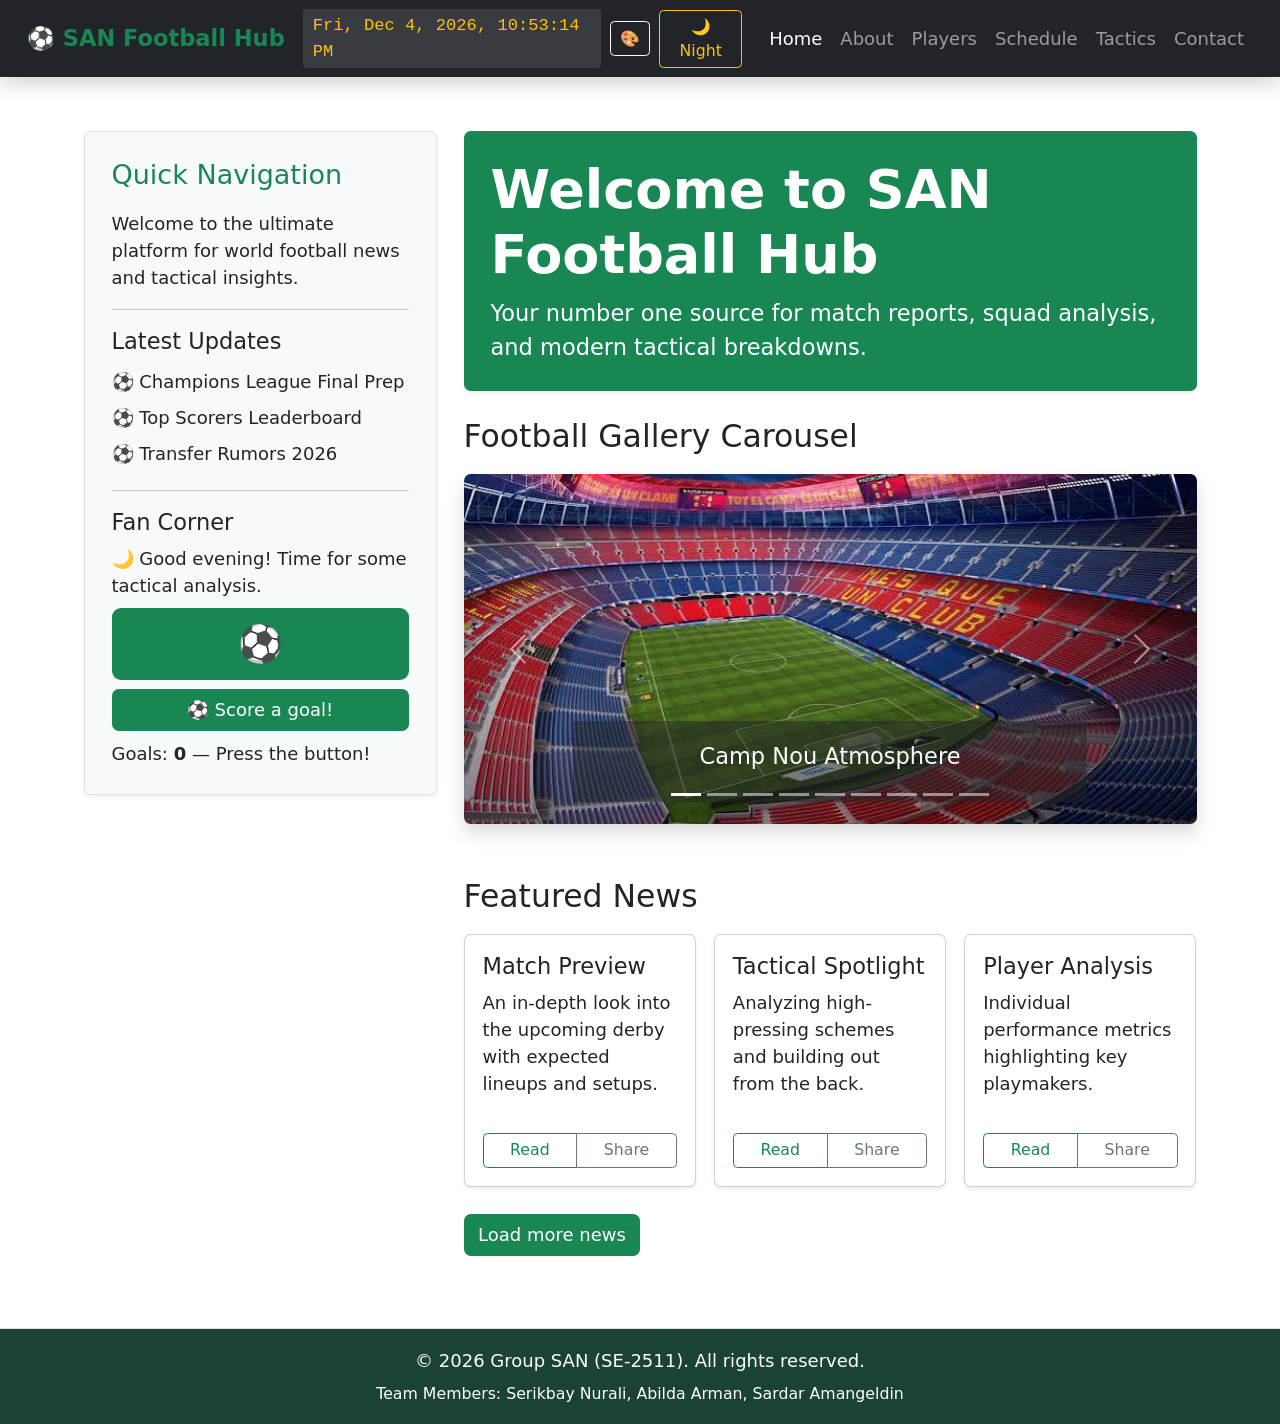
<file: index.html>
<!DOCTYPE html>
<html lang="en">
<head>
  <meta charset="UTF-8">
  <meta name="viewport" content="width=device-width, initial-scale=1.0">
  <title>SAN Football Hub - Home</title>
  <!-- Bootstrap 5 CSS CDN -->
  <link href="https://cdn.jsdelivr.net/npm/bootstrap@5.3.2/dist/css/bootstrap.min.css" rel="stylesheet">
  <link rel="stylesheet" href="css/style.css">
  
</head>
<body class="d-flex flex-column min-vh-100">
  <nav class="navbar navbar-expand-lg navbar-dark bg-dark sticky-top shadow">
  <div class="container-fluid px-sm-2 px-md-4">
    <a class="navbar-brand fw-bold text-success" href="index.html">⚽ SAN Football Hub</a>
    
    <!-- Live Clock & Theme Toggle -->
    <div class="d-flex align-items-center ms-auto me-3 text-white">
      <span id="live-clock" class="me-2 text-warning"></span>
      <button id="bg-toggle-btn" class="btn btn-outline-light btn-sm" title="Change Background">🎨</button>
    </div>

    <button class="navbar-toggler" type="button" data-bs-toggle="collapse" data-bs-target="#navbarNav">
      <span class="navbar-toggler-icon"></span>
    </button>


  
  
      
      <div class="collapse navbar-collapse" id="navbarNav">
        <ul class="navbar-nav ms-auto mb-2 mb-lg-0">
          <li class="nav-item"><a class="nav-link active" href="index.html">Home</a></li>
          <li class="nav-item"><a class="nav-link" href="about.html">About</a></li>
          <li class="nav-item"><a class="nav-link" href="players.html">Players</a></li>
          <li class="nav-item"><a class="nav-link" href="schedule.html">Schedule</a></li>
          <li class="nav-item"><a class="nav-link" href="tactics.html">Tactics</a></li>
          <li class="nav-item"><a class="nav-link" href="contact.html">Contact</a></li>
        </ul>
      </div>
    </div>
  </nav>

  <!-- Task 3 & Task 4: Main Layout Container using Bootstrap Grid & Spacing Utilities -->
  <div class="container my-4 my-lg-5 flex-grow-1">
    <div class="row g-4">
      
      <!-- Sidebar Column (col-lg-4) -->
      <aside class="col-12 col-lg-4">
        <div class="p-4 bg-light border rounded shadow-sm">
          <h3 class="h4 text-success mb-3">Quick Navigation</h3>
          <p id="text">Welcome to the ultimate platform for world football news and tactical insights.</p>
          <hr class="my-3">
          <h4 class="h5">Latest Updates</h4>
          <ul class="list-unstyled mb-0">
            <li class="py-1">⚽ Champions League Final Prep</li>
            <li class="py-1">⚽ Top Scorers Leaderboard</li>
            <li class="py-1">⚽ Transfer Rumors 2026</li>
          </ul>
          <hr class="my-3">
          <h4 class="h5">Fan Corner</h4>
          <p id="greeting" class="mb-2"></p>
          <div class="goal-pitch text-center my-2"><span id="goal-ball" class="goal-ball">⚽</span></div>
          <button id="goal-btn" class="btn btn-success w-100" type="button">⚽ Score a goal!</button>
          <p class="mt-2 mb-0">Goals: <strong id="goal-count">0</strong> — <span id="goal-message">Press the button!</span></p>
        </div>
      </aside>

      <!-- Main Content Column (col-lg-8) -->
      <main class="col-12 col-lg-8">
        <section class="p-4 bg-success text-white rounded mb-4 shadow-sm">
          <h1 class="display-5 fw-bold">Welcome to SAN Football Hub</h1>
          <p class="lead mb-0">Your number one source for match reports, squad analysis, and modern tactical breakdowns.</p>
        </section>

        <!-- Task 7: Bootstrap Carousel with 9 Images -->
        <section class="mb-5">
          <h2 class="h3 mb-3">Football Gallery Carousel</h2>
          <div id="footballCarousel" class="carousel slide shadow rounded overflow-hidden" data-bs-ride="carousel">
            <div class="carousel-indicators">
              <button type="button" data-bs-target="#footballCarousel" data-bs-slide-to="0" class="active"></button>
              <button type="button" data-bs-target="#footballCarousel" data-bs-slide-to="1"></button>
              <button type="button" data-bs-target="#footballCarousel" data-bs-slide-to="2"></button>
              <button type="button" data-bs-target="#footballCarousel" data-bs-slide-to="3"></button>
              <button type="button" data-bs-target="#footballCarousel" data-bs-slide-to="4"></button>
              <button type="button" data-bs-target="#footballCarousel" data-bs-slide-to="5"></button>
              <button type="button" data-bs-target="#footballCarousel" data-bs-slide-to="6"></button>
              <button type="button" data-bs-target="#footballCarousel" data-bs-slide-to="7"></button>
              <button type="button" data-bs-target="#footballCarousel" data-bs-slide-to="8"></button>
            </div>
            <div class="carousel-inner">
              <div class="carousel-item active"><img src="img/camp now.jpg" class="d-block w-100 carousel-img"  alt="Camp Nou"><div class="carousel-caption d-none d-md-block bg-dark bg-opacity-50"><h5>Camp Nou Atmosphere</h5></div></div>
              <div class="carousel-item"><img src="img/santiago bernabeu.jpg" class="d-block w-100 carousel-img"  alt="Santiago Bernabeu"><div class="carousel-caption d-none d-md-block bg-dark bg-opacity-50"><h5>Santiago Bernabéu Matchday</h5></div></div>
              <div class="carousel-item"><img src="img/old trafford.jpg" class="d-block w-100 carousel-img" alt="Old Trafford"><div class="carousel-caption d-none d-md-block bg-dark bg-opacity-50"><h5>Old Trafford Lights</h5></div></div>
              <div class="carousel-item"><img src="img/tactical warm.jpg" class="d-block w-100 carousel-img" alt="Tactics"><div class="carousel-caption d-none d-md-block bg-dark bg-opacity-50"><h5>Tactical Warmup</h5></div></div>
              <div class="carousel-item"><img src="img/cl.jpg" class="d-block w-100 carousel-img" alt="Trophy"><div class="carousel-caption d-none d-md-block bg-dark bg-opacity-50"><h5>Champions League Trophy</h5></div></div>
              <div class="carousel-item"><img src="img/team goal.jpg " class="d-block w-100 carousel-img" alt="Match 1"><div class="carousel-caption d-none d-md-block bg-dark bg-opacity-50"><h5>Team Goal Celebration</h5></div></div>
              <div class="carousel-item"><img src="img/training.jpg" class="d-block w-100 carousel-img" alt="Training"><div class="carousel-caption d-none d-md-block bg-dark bg-opacity-50"><h5>Training Session</h5></div></div>
              <div class="carousel-item"><img src="img/fan zone.jpg" class="d-block w-100 carousel-img" alt="Fan Zone"><div class="carousel-caption d-none d-md-block bg-dark bg-opacity-50"><h5>Fan Zone Culture</h5></div></div>
              <div class="carousel-item"><img src="img/press conference.jpg" class="d-block w-100 carousel-img" alt="Press"><div class="carousel-caption d-none d-md-block bg-dark bg-opacity-50"><h5>Post-Match Analysis</h5></div></div>
            </div>
            <button class="carousel-control-prev" type="button" data-bs-target="#footballCarousel" data-bs-slide="prev">
              <span class="carousel-control-prev-icon"></span>
            </button>
            <button class="carousel-control-next" type="button" data-bs-target="#footballCarousel" data-bs-slide="next">
              <span class="carousel-control-next-icon"></span>
            </button>
          </div>
        </section>

        
        <h2 class="h3 mb-3">Featured News</h2>
        <div class="row row-cols-1 row-cols-md-3 g-3 mb-4">
          <div class="col">
            <div class="card h-100 shadow-sm">
              <div class="card-body d-flex flex-column">
                <h5 class="card-title">Match Preview</h5>
                <p class="card-text flex-grow-1">An in-depth look into the upcoming derby with expected lineups and setups.</p>
                <!-- Task 6: Button Group -->
                <div class="btn-group mt-3" role="group">
                  <a href="schedule.html" class="btn btn-outline-success btn-sm">Read</a>
                  <a href="#" class="btn btn-outline-secondary btn-sm">Share</a>
                </div>
              </div>
            </div>
          </div>
          <div class="col">
            <div class="card h-100 shadow-sm">
              <div class="card-body d-flex flex-column">
                <h5 class="card-title">Tactical Spotlight</h5>
                <p class="card-text flex-grow-1">Analyzing high-pressing schemes and building out from the back.</p>
                <div class="btn-group mt-3" role="group">
                  <a href="tactics.html" class="btn btn-outline-success btn-sm">Read</a>
                  <a href="#" class="btn btn-outline-secondary btn-sm">Share</a>
                </div>
              </div>
            </div>
          </div>
          <div class="col">
            <div class="card h-100 shadow-sm">
              <div class="card-body d-flex flex-column">
                <h5 class="card-title">Player Analysis</h5>
                <p class="card-text flex-grow-1">Individual performance metrics highlighting key playmakers.</p>
                <div class="btn-group mt-3" role="group">
                  <a href="players.html" class="btn btn-outline-success btn-sm">Read</a>
                  <a href="#" class="btn btn-outline-secondary btn-sm">Share</a>
                </div>
              </div>
            </div>
          </div>
        </div>
        <div id="news-container" class="row row-cols-1 row-cols-md-3 g-3 mb-3"></div>
        <button id="load-more-btn" class="btn btn-success" type="button">Load more news</button>
        <p id="load-status" class="small text-muted mt-2"></p>
      </main>
    </div>
  </div>

  
  <footer class="py-3 mt-auto text-center border-top">
    <div class="container">
      <p class="mb-1">&copy; 2026 Group SAN (SE-2511). All rights reserved.</p>
      <small class="text-light-50">Team Members: Serikbay Nurali, Abilda Arman, Sardar Amangeldin</small>
    </div>
  </footer>

  
  <script src="https://cdn.jsdelivr.net/npm/bootstrap@5.3.2/dist/js/bootstrap.bundle.min.js"></script>
  <script src="script.js">  </script>
</body>
</html>
</file>
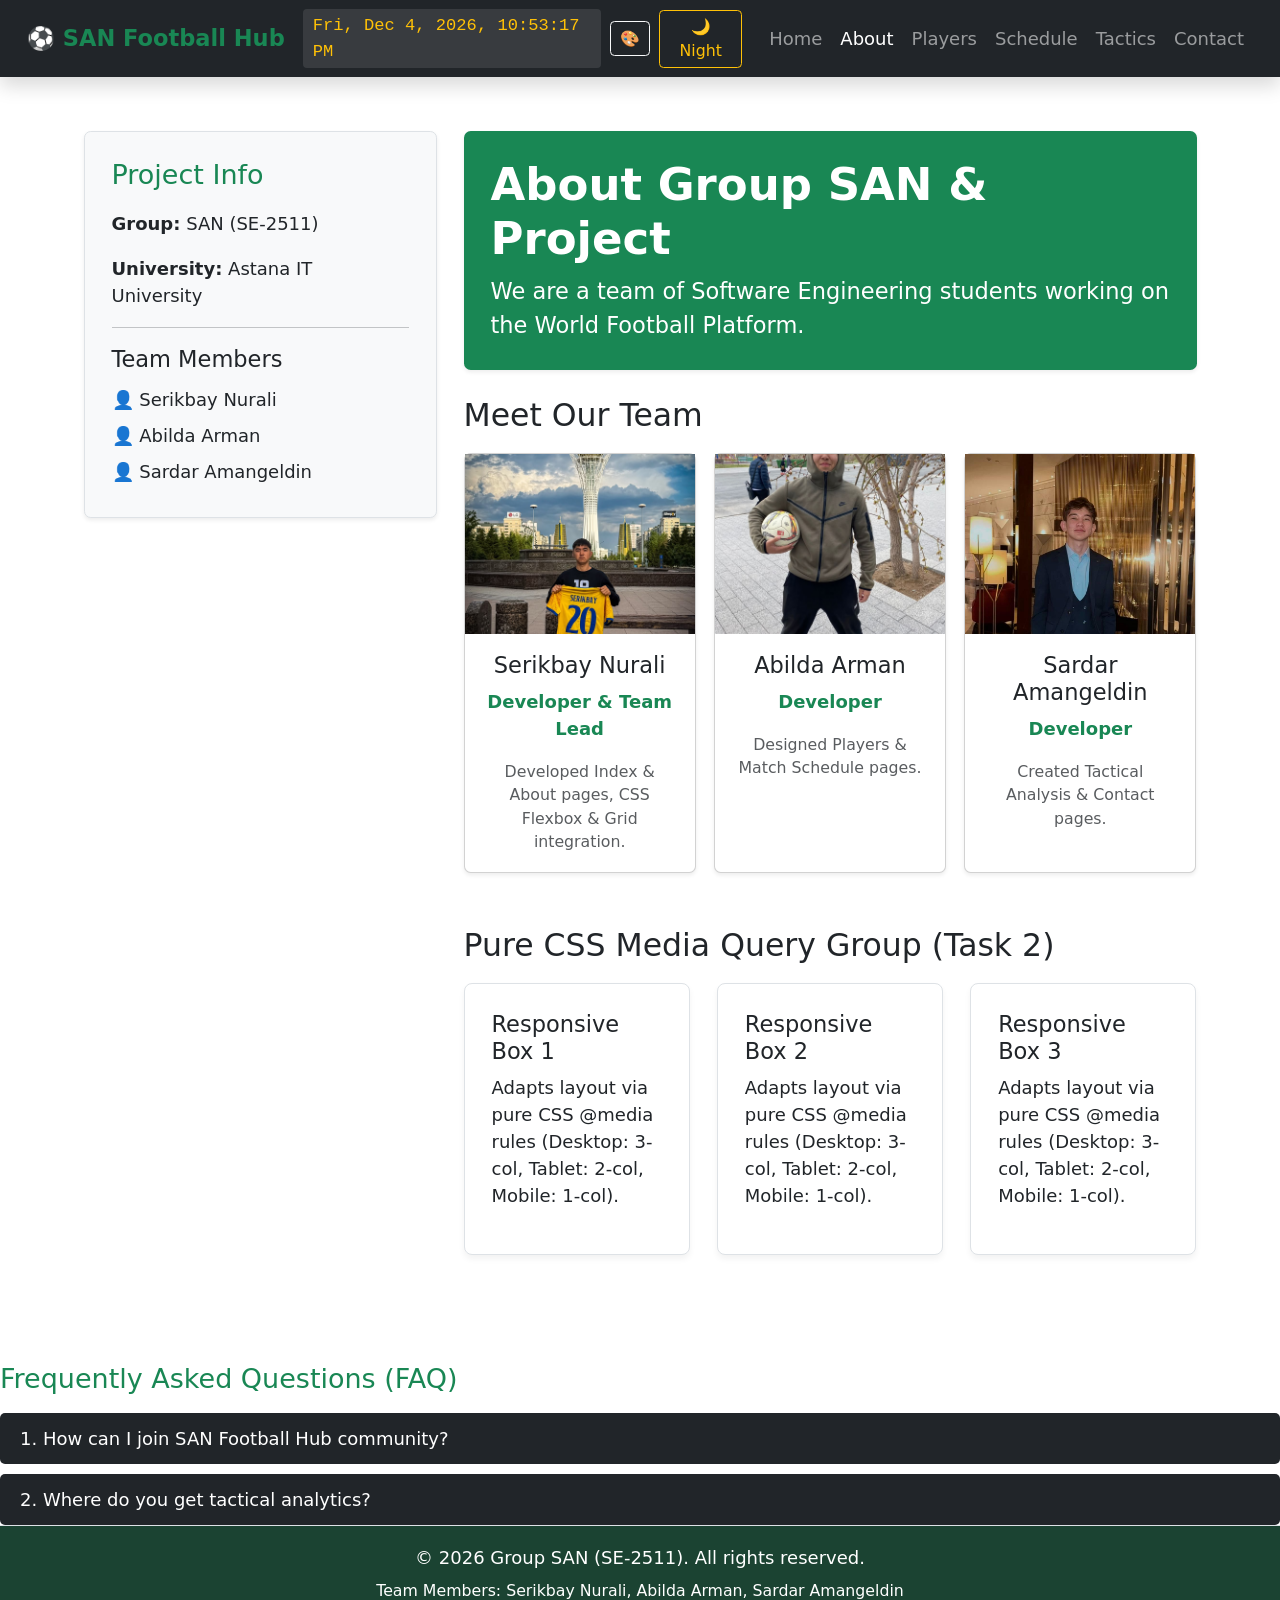
<file: about.html>
<!DOCTYPE html>
<html lang="en">
<head>
  <meta charset="UTF-8">
  <meta name="viewport" content="width=device-width, initial-scale=1.0">
  <title>SAN Football Hub - About Us</title>
  <link href="https://cdn.jsdelivr.net/npm/bootstrap@5.3.2/dist/css/bootstrap.min.css" rel="stylesheet">
  <link rel="stylesheet" href="css/style.css">
</head>
<body class="d-flex flex-column min-vh-100">

  <nav class="navbar navbar-expand-lg navbar-dark bg-dark sticky-top shadow">
    <div class="container-fluid px-sm-2 px-md-4">
      <a class="navbar-brand fw-bold text-success" href="index.html">⚽ SAN Football Hub</a>
      <!-- Live Clock & Theme Toggle -->
    <div class="d-flex align-items-center ms-auto me-3 text-white">
      <span id="live-clock" class="me-2 text-warning"></span>
      <button id="bg-toggle-btn" class="btn btn-outline-light btn-sm" title="Change Background">🎨</button>
    </div>

    <button class="navbar-toggler" type="button" data-bs-toggle="collapse" data-bs-target="#navbarNav">
      <span class="navbar-toggler-icon"></span>
    </button>
      <button class="navbar-toggler" type="button" data-bs-toggle="collapse" data-bs-target="#navbarNav">
        <span class="navbar-toggler-icon"></span>
      </button>
      <div class="collapse navbar-collapse" id="navbarNav">
        <ul class="navbar-nav ms-auto mb-2 mb-lg-0">
          <li class="nav-item"><a class="nav-link" href="index.html">Home</a></li>
          <li class="nav-item"><a class="nav-link active" href="about.html">About</a></li>
          <li class="nav-item"><a class="nav-link" href="players.html">Players</a></li>
          <li class="nav-item"><a class="nav-link" href="schedule.html">Schedule</a></li>
          <li class="nav-item"><a class="nav-link" href="tactics.html">Tactics</a></li>
          <li class="nav-item"><a class="nav-link" href="contact.html">Contact</a></li>
        </ul>
      </div>
    </div>
  </nav>

  <div class="container my-4 my-lg-5 flex-grow-1">
    <div class="row g-4">
      <aside class="col-12 col-lg-4">
        <div class="p-4 bg-light border rounded shadow-sm">
          <h3 class="h4 text-success mb-3">Project Info</h3>
          <p><strong>Group:</strong> SAN (SE-2511)</p>
          <p><strong>University:</strong> Astana IT University</p>
          <hr>
          <h4 class="h5">Team Members</h4>
          <ul class="list-unstyled mb-0">
            <li class="py-1">👤 Serikbay Nurali</li>
            <li class="py-1">👤 Abilda Arman</li>
            <li class="py-1">👤 Sardar Amangeldin</li>
          </ul>
        </div>
      </aside>

      <main class="col-12 col-lg-8">
        <section class="p-4 bg-success text-white rounded mb-4 shadow-sm">
          <h1 class="display-6 fw-bold">About Group SAN & Project</h1>
          <p class="lead mb-0">We are a team of Software Engineering students working on the World Football Platform.</p>
        </section>

        <!-- Task 8: Bootstrap Cards for Team Members -->
        <h2 class="h3 mb-3">Meet Our Team</h2>
        <div class="row row-cols-1 row-cols-md-3 g-3 mb-5">
          <div class="col">
            <div class="card h-100 shadow-sm text-center">
              <img src="img/nurali.jpeg"  p-3 rounded-circle" alt="Serikbay Nurali" class="… team-photo">
              <div class="card-body">
                <h5 class="card-title">Serikbay Nurali</h5>
                <p class="card-text text-success fw-bold">Developer & Team Lead</p>
                <p class="card-text small text-muted">Developed Index & About pages, CSS Flexbox & Grid integration.</p>
              </div>
            </div>
          </div>
          <div class="col">
            <div class="card h-100 shadow-sm text-center">
              <img src="img/arman.jpeg"  p-3 rounded-circle" alt="Abilda Arman" class="… team-photo">
              <div class="card-body">
                <h5 class="card-title">Abilda Arman</h5>
                <p class="card-text text-success fw-bold">Developer</p>
                <p class="card-text small text-muted">Designed Players & Match Schedule pages.</p>
              </div>
            </div>
          </div>
          <div class="col">
            <div class="card h-100 shadow-sm text-center">
              <img src="img/sardar.jpeg"  p-3 rounded-circle" alt="Sardar Amangeldin" class="… team-photo">
              <div class="card-body">
                <h5 class="card-title">Sardar Amangeldin</h5>
                <p class="card-text text-success fw-bold">Developer</p>
                <p class="card-text small text-muted">Created Tactical Analysis & Contact pages.</p>
              </div>
            </div>
          </div>
        </div>

        
        <h2 class="h3 mb-3">Pure CSS Media Query Group (Task 2)</h2>
        <div class="custom-card-group mb-4">
          <div class="custom-card">
            <h5>Responsive Box 1</h5>
            <p>Adapts layout via pure CSS @media rules (Desktop: 3-col, Tablet: 2-col, Mobile: 1-col).</p>
          </div>
          <div class="custom-card">
            <h5>Responsive Box 2</h5>
            <p>Adapts layout via pure CSS @media rules (Desktop: 3-col, Tablet: 2-col, Mobile: 1-col).</p>
          </div>
          <div class="custom-card">
            <h5>Responsive Box 3</h5>
            <p>Adapts layout via pure CSS @media rules (Desktop: 3-col, Tablet: 2-col, Mobile: 1-col).</p>
          </div>
        </div>
      </main>
    </div>
  </div>
  <section class="mt-4">
  <h3 class="h4 text-success mb-3">Frequently Asked Questions (FAQ)</h3>
  
  <div class="custom-accordion-header">1. How can I join SAN Football Hub community?</div>
  <div class="custom-accordion-content">
    <p>You can contact us via our Contact Form or subscribe to our weekly newsletter.</p>
  </div>

  <div class="custom-accordion-header">2. Where do you get tactical analytics?</div>
  <div class="custom-accordion-content">
    <p>Our team analyzes UEFA Champions League matches and top European leagues using modern performance metrics.</p>
  </div>
</section>

  <footer class="py-3 mt-auto text-center border-top">
    <div class="container">
      <p class="mb-1">&copy; 2026 Group SAN (SE-2511). All rights reserved.</p>
      <small class="text-light-50">Team Members: Serikbay Nurali, Abilda Arman, Sardar Amangeldin</small>
    </div>
  </footer>

  <script src="script.js">  </script>

  <script src="https://cdn.jsdelivr.net/npm/bootstrap@5.3.2/dist/js/bootstrap.bundle.min.js"></script>
</body>
</html>
</file>
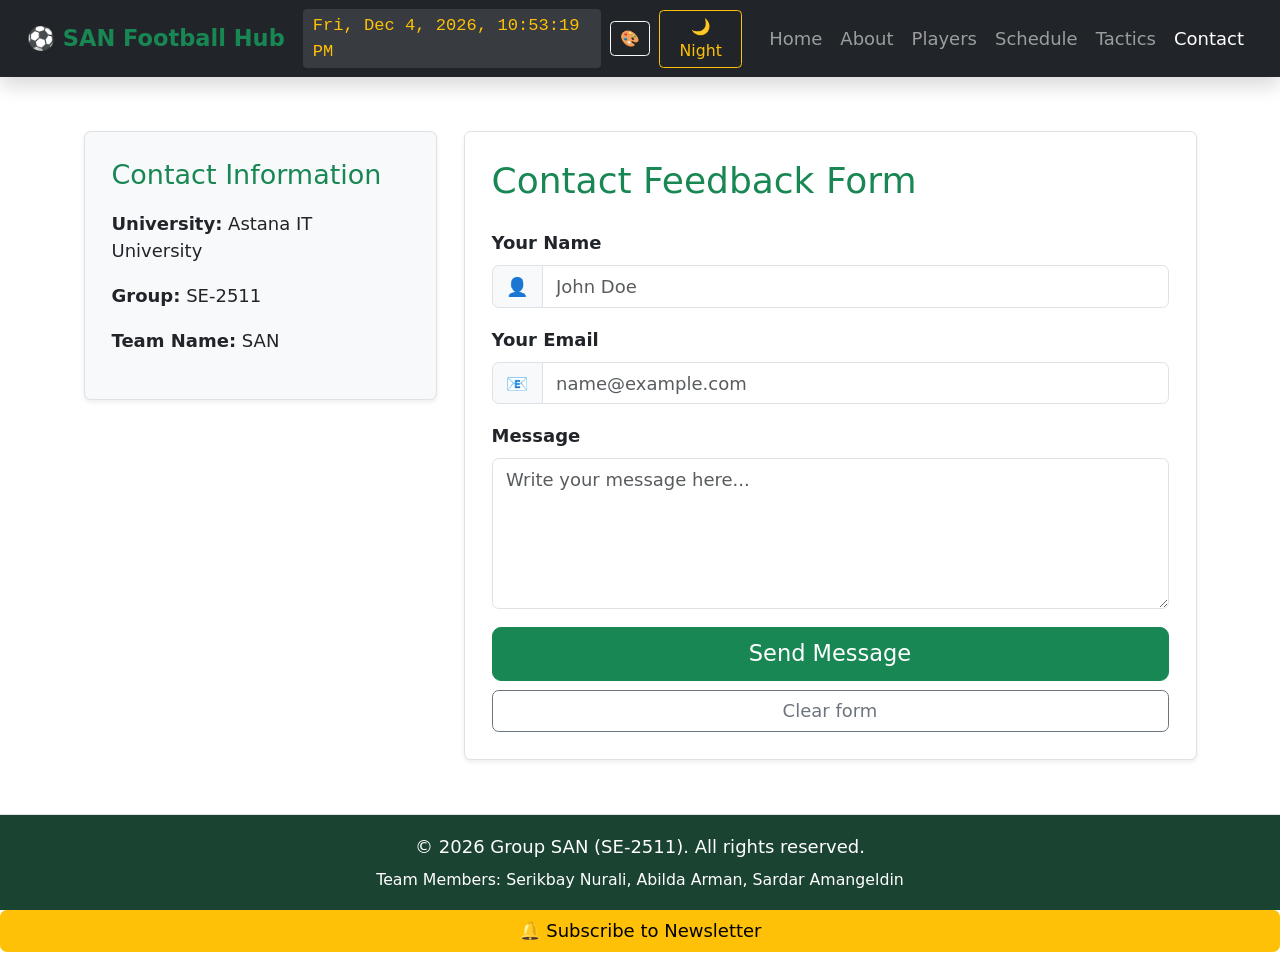
<file: contact.html>
<!DOCTYPE html>
<html lang="en">
<head>
  <meta charset="UTF-8">
  <meta name="viewport" content="width=device-width, initial-scale=1.0">
  <title>SAN Football Hub - Contact</title>
  <link href="https://cdn.jsdelivr.net/npm/bootstrap@5.3.2/dist/css/bootstrap.min.css" rel="stylesheet">
  <link rel="stylesheet" href="css/style.css">
</head>
<body class="d-flex flex-column min-vh-100">

  <nav class="navbar navbar-expand-lg navbar-dark bg-dark sticky-top shadow">
    <div class="container-fluid px-sm-2 px-md-4">
      <a class="navbar-brand fw-bold text-success" href="index.html">⚽ SAN Football Hub</a>
      <!-- Live Clock & Theme Toggle -->
    <div class="d-flex align-items-center ms-auto me-3 text-white">
      <span id="live-clock" class="me-2 text-warning"></span>
      <button id="bg-toggle-btn" class="btn btn-outline-light btn-sm" title="Change Background">🎨</button>
    </div>

    <button class="navbar-toggler" type="button" data-bs-toggle="collapse" data-bs-target="#navbarNav">
      <span class="navbar-toggler-icon"></span>
    </button>
      <button class="navbar-toggler" type="button" data-bs-toggle="collapse" data-bs-target="#navbarNav">
        <span class="navbar-toggler-icon"></span>
      </button>
      <div class="collapse navbar-collapse" id="navbarNav">
        <ul class="navbar-nav ms-auto mb-2 mb-lg-0">
          <li class="nav-item"><a class="nav-link" href="index.html">Home</a></li>
          <li class="nav-item"><a class="nav-link" href="about.html">About</a></li>
          <li class="nav-item"><a class="nav-link" href="players.html">Players</a></li>
          <li class="nav-item"><a class="nav-link" href="schedule.html">Schedule</a></li>
          <li class="nav-item"><a class="nav-link" href="tactics.html">Tactics</a></li>
          <li class="nav-item"><a class="nav-link active" href="contact.html">Contact</a></li>
        </ul>
      </div>
    </div>
  </nav>

  <div class="container my-4 my-lg-5 flex-grow-1">
    <div class="row g-4">
      <aside class="col-12 col-lg-4">
        <div class="p-4 bg-light border rounded shadow-sm">
          <h3 class="h4 text-success mb-3">Contact Information</h3>
          <p><strong>University:</strong> Astana IT University</p>
          <p><strong>Group:</strong> SE-2511</p>
          <p><strong>Team Name:</strong> SAN</p>
        </div>
      </aside>

      <main class="col-12 col-lg-8">
        <div class="p-4 bg-white border rounded shadow-sm">
          <h1 class="h2 mb-4 text-success">Contact Feedback Form</h1>
          
          
          <form id="contact-form">
            <div class="mb-3">
              <label for="name" class="form-label fw-semibold">Your Name</label>
              <div class="input-group">
                <span class="input-group-text">👤</span>
                <input type="text" class="form-control" id="name" placeholder="John Doe" required>
              </div>
            </div>

            <div class="mb-3">
              <label for="email" class="form-label fw-semibold">Your Email</label>
              <div class="input-group">
                <span class="input-group-text">📧</span>
                <input type="email" class="form-control" id="email" placeholder="name@example.com" required>
              </div>
            </div>

            <div class="mb-3">
              <label for="message" class="form-label fw-semibold">Message</label>
              <textarea class="form-control" id="message" rows="5" placeholder="Write your message here..." required></textarea>
            </div>

            <button type="submit" class="btn btn-success btn-lg w-100">Send Message</button>
            <button type="button" id="reset-form-btn" class="btn btn-outline-secondary w-100 mt-2">Clear form</button>
          </form>
          <div id="form-feedback" role="status"></div>
        </div>
      </main>
    </div>
  </div>

  <footer class="py-3 mt-auto text-center border-top">
    <div class="container">
      <p class="mb-1">&copy; 2026 Group SAN (SE-2511). All rights reserved.</p>
      <small class="text-light-50">Team Members: Serikbay Nurali, Abilda Arman, Sardar Amangeldin</small>
    </div>
  </footer>

  
  <!-- Modal Trigger Button -->
  <button id="open-modal-btn" class="btn btn-warning mb-3">🔔 Subscribe to Newsletter</button>

  <!-- Modal Component (Task 3) -->
  <div id="modal-overlay" class="custom-modal-overlay d-none">
    <div class="custom-modal-card">
      <div class="d-flex justify-content-between align-items-center mb-3">
        <h5 class="m-0 text-success fw-bold">Subscribe for Match Updates</h5>
        <button id="close-modal-btn" class="btn-close"></button>
      </div>
      <p class="small text-muted">Get weekly tactical breakdowns straight to your inbox.</p>
      <form id="subscribe-form">
        <input type="email" class="form-control mb-3" placeholder="Enter your email" required>
        <button type="submit" class="btn btn-success w-100">Subscribe</button>
      </form>
    </div>
  </div>

  <script src="https://cdn.jsdelivr.net/npm/bootstrap@5.3.2/dist/js/bootstrap.bundle.min.js"></script>
  <script src="script.js"></script>
</body>
</html>
</file>
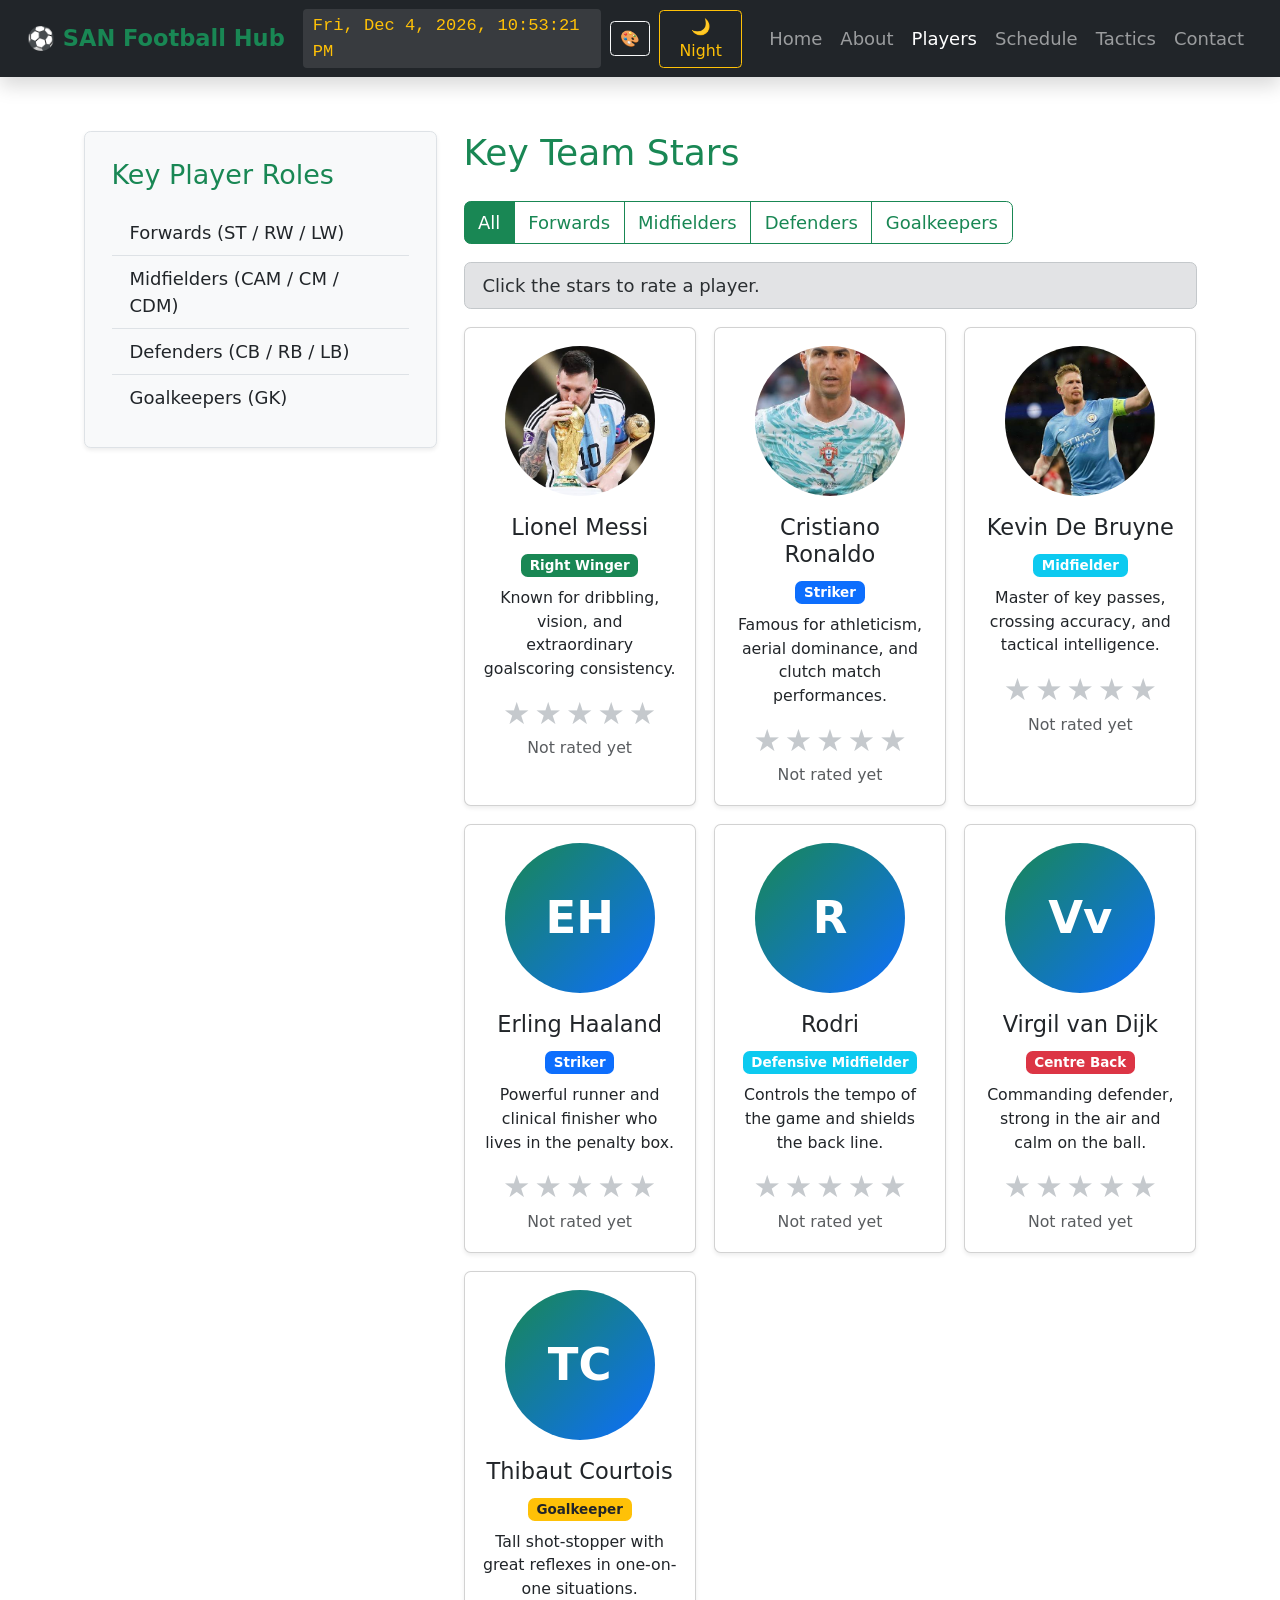
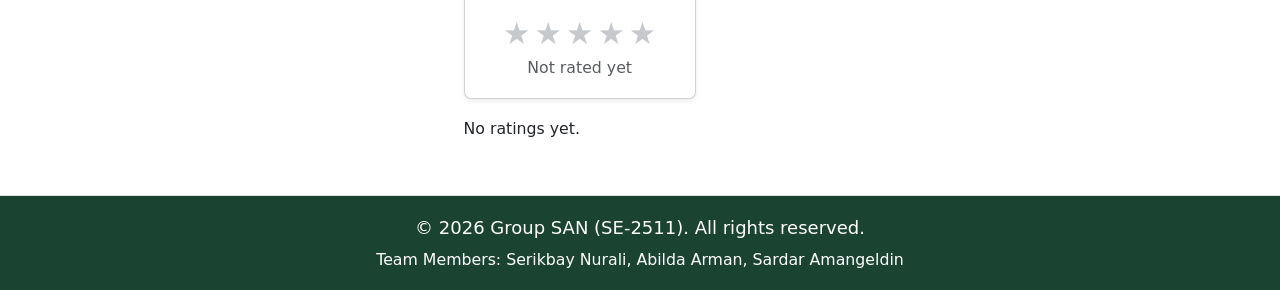
<file: players.html>
<!DOCTYPE html>
<html lang="en">
<head>
  <meta charset="UTF-8">
  <meta name="viewport" content="width=device-width, initial-scale=1.0">
  <title>SAN Football Hub - Players</title>
  <link href="https://cdn.jsdelivr.net/npm/bootstrap@5.3.2/dist/css/bootstrap.min.css" rel="stylesheet">
  <link rel="stylesheet" href="css/style.css">
</head>
<body class="d-flex flex-column min-vh-100">

  <nav class="navbar navbar-expand-lg navbar-dark bg-dark sticky-top shadow">
    <div class="container-fluid px-sm-2 px-md-4">
      <a class="navbar-brand fw-bold text-success" href="index.html">⚽ SAN Football Hub</a>
      <!-- Live Clock & Theme Toggle -->
    <div class="d-flex align-items-center ms-auto me-3 text-white">
      <span id="live-clock" class="me-2 text-warning"></span>
      <button id="bg-toggle-btn" class="btn btn-outline-light btn-sm" title="Change Background">🎨</button>
    </div>

    <button class="navbar-toggler" type="button" data-bs-toggle="collapse" data-bs-target="#navbarNav">
      <span class="navbar-toggler-icon"></span>
    </button>
      <button class="navbar-toggler" type="button" data-bs-toggle="collapse" data-bs-target="#navbarNav">
        <span class="navbar-toggler-icon"></span>
      </button>
      <div class="collapse navbar-collapse" id="navbarNav">
        <ul class="navbar-nav ms-auto mb-2 mb-lg-0">
          <li class="nav-item"><a class="nav-link" href="index.html">Home</a></li>
          <li class="nav-item"><a class="nav-link" href="about.html">About</a></li>
          <li class="nav-item"><a class="nav-link active" href="players.html">Players</a></li>
          <li class="nav-item"><a class="nav-link" href="schedule.html">Schedule</a></li>
          <li class="nav-item"><a class="nav-link" href="tactics.html">Tactics</a></li>
          <li class="nav-item"><a class="nav-link" href="contact.html">Contact</a></li>
        </ul>
      </div>
    </div>
  </nav>

  <div class="container my-4 my-lg-5 flex-grow-1">
    <div class="row g-4">
      <aside class="col-12 col-lg-4">
        <div class="p-4 bg-light border rounded shadow-sm">
          <h3 class="h4 text-success mb-3">Key Player Roles</h3>
          <ul class="list-group list-group-flush">
            <li class="list-group-item bg-transparent">Forwards (ST / RW / LW)</li>
            <li class="list-group-item bg-transparent">Midfielders (CAM / CM / CDM)</li>
            <li class="list-group-item bg-transparent">Defenders (CB / RB / LB)</li>
            <li class="list-group-item bg-transparent">Goalkeepers (GK)</li>
          </ul>
        </div>
      </aside>

      <main class="col-12 col-lg-8">
        <h1 class="h2 mb-4 text-success">Key Team Stars</h1>
        <div id="player-filters" class="btn-group flex-wrap mb-3" role="group">
          <button type="button" class="btn btn-outline-success active" data-filter="all">All</button>
          <button type="button" class="btn btn-outline-success" data-filter="forward">Forwards</button>
          <button type="button" class="btn btn-outline-success" data-filter="midfielder">Midfielders</button>
          <button type="button" class="btn btn-outline-success" data-filter="defender">Defenders</button>
          <button type="button" class="btn btn-outline-success" data-filter="goalkeeper">Goalkeepers</button>
        </div>
        <p id="rating-message" class="alert alert-secondary py-2">Click the stars to rate a player.</p>
        <div id="players-container" class="row row-cols-1 row-cols-md-3 g-3"></div>
        <p id="rating-summary" class="mt-3 mb-0 small"></p>
      </main>
    </div>
  </div>

  <footer class="py-3 mt-auto text-center border-top">
    <div class="container">
      <p class="mb-1">&copy; 2026 Group SAN (SE-2511). All rights reserved.</p>
      <small class="text-light-50">Team Members: Serikbay Nurali, Abilda Arman, Sardar Amangeldin</small>
    </div>
  </footer>
<script src="script.js"></script>
  <script src="https://cdn.jsdelivr.net/npm/bootstrap@5.3.2/dist/js/bootstrap.bundle.min.js"></script>
</body>
</html>
</file>
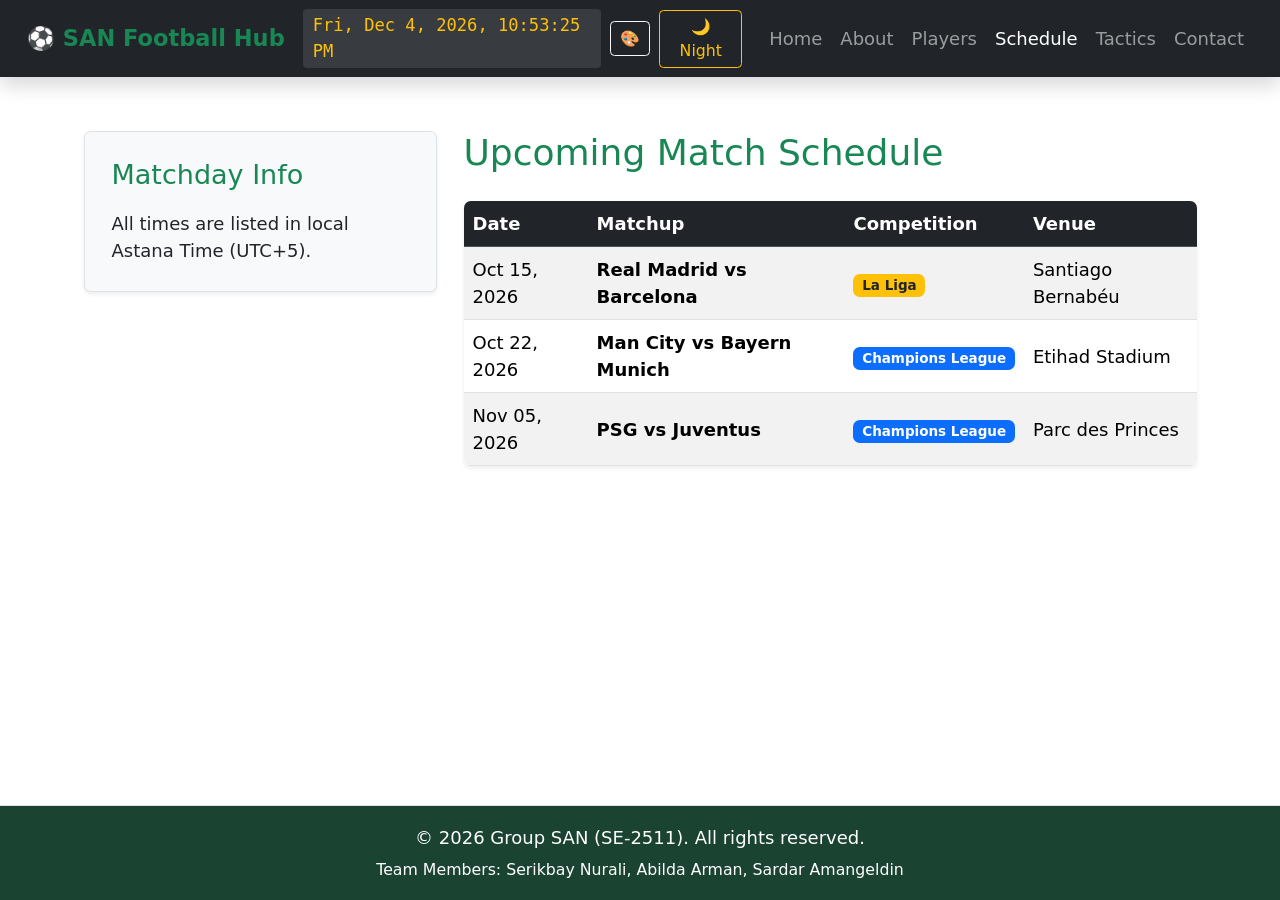
<file: schedule.html>
<!DOCTYPE html>
<html lang="en">
<head>
  <meta charset="UTF-8">
  <meta name="viewport" content="width=device-width, initial-scale=1.0">
  <title>SAN Football Hub - Schedule</title>
  <link href="https://cdn.jsdelivr.net/npm/bootstrap@5.3.2/dist/css/bootstrap.min.css" rel="stylesheet">
  <link rel="stylesheet" href="css/style.css">
</head>
<body class="d-flex flex-column min-vh-100">

  <nav class="navbar navbar-expand-lg navbar-dark bg-dark sticky-top shadow">
    <div class="container-fluid px-sm-2 px-md-4">
      <a class="navbar-brand fw-bold text-success" href="index.html">⚽ SAN Football Hub</a>
      <!-- Live Clock & Theme Toggle -->
    <div class="d-flex align-items-center ms-auto me-3 text-white">
      <span id="live-clock" class="me-2 text-warning"></span>
      <button id="bg-toggle-btn" class="btn btn-outline-light btn-sm" title="Change Background">🎨</button>
    </div>

    <button class="navbar-toggler" type="button" data-bs-toggle="collapse" data-bs-target="#navbarNav">
      <span class="navbar-toggler-icon"></span>
    </button>
      <button class="navbar-toggler" type="button" data-bs-toggle="collapse" data-bs-target="#navbarNav">
        <span class="navbar-toggler-icon"></span>
      </button>
      <div class="collapse navbar-collapse" id="navbarNav">
        <ul class="navbar-nav ms-auto mb-2 mb-lg-0">
          <li class="nav-item"><a class="nav-link" href="index.html">Home</a></li>
          <li class="nav-item"><a class="nav-link" href="about.html">About</a></li>
          <li class="nav-item"><a class="nav-link" href="players.html">Players</a></li>
          <li class="nav-item"><a class="nav-link active" href="schedule.html">Schedule</a></li>
          <li class="nav-item"><a class="nav-link" href="tactics.html">Tactics</a></li>
          <li class="nav-item"><a class="nav-link" href="contact.html">Contact</a></li>
        </ul>
      </div>
    </div>
  </nav>

  <div class="container my-4 my-lg-5 flex-grow-1">
    <div class="row g-4">
      <aside class="col-12 col-lg-4">
        <div class="p-4 bg-light border rounded shadow-sm">
          <h3 class="h4 text-success mb-3">Matchday Info</h3>
          <p class="mb-0">All times are listed in local Astana Time (UTC+5).</p>
        </div>
      </aside>

      <main class="col-12 col-lg-8">
        <h1 class="h2 mb-4 text-success">Upcoming Match Schedule</h1>
        <div class="table-responsive shadow-sm rounded">
          <table class="table table-striped table-hover align-middle mb-0">
            <thead class="table-dark">
              <tr>
                <th>Date</th>
                <th>Matchup</th>
                <th>Competition</th>
                <th>Venue</th>
              </tr>
            </thead>
            <tbody>
              <tr>
                <td>Oct 15, 2026</td>
                <td class="fw-semibold">Real Madrid vs Barcelona</td>
                <td><span class="badge bg-warning text-dark">La Liga</span></td>
                <td>Santiago Bernabéu</td>
              </tr>
              <tr>
                <td>Oct 22, 2026</td>
                <td class="fw-semibold">Man City vs Bayern Munich</td>
                <td><span class="badge bg-primary">Champions League</span></td>
                <td>Etihad Stadium</td>
              </tr>
              <tr>
                <td>Nov 05, 2026</td>
                <td class="fw-semibold">PSG vs Juventus</td>
                <td><span class="badge bg-primary">Champions League</span></td>
                <td>Parc des Princes</td>
              </tr>
            </tbody>
          </table>
        </div>
      </main>
    </div>
  </div>

  <footer class="py-3 mt-auto text-center border-top">
    <div class="container">
      <p class="mb-1">&copy; 2026 Group SAN (SE-2511). All rights reserved.</p>
      <small class="text-light-50">Team Members: Serikbay Nurali, Abilda Arman, Sardar Amangeldin</small>
    </div>
  </footer>
  <script src="script.js">  </script>
  <script src="https://cdn.jsdelivr.net/npm/bootstrap@5.3.2/dist/js/bootstrap.bundle.min.js"></script>
</body>
</html>
</file>
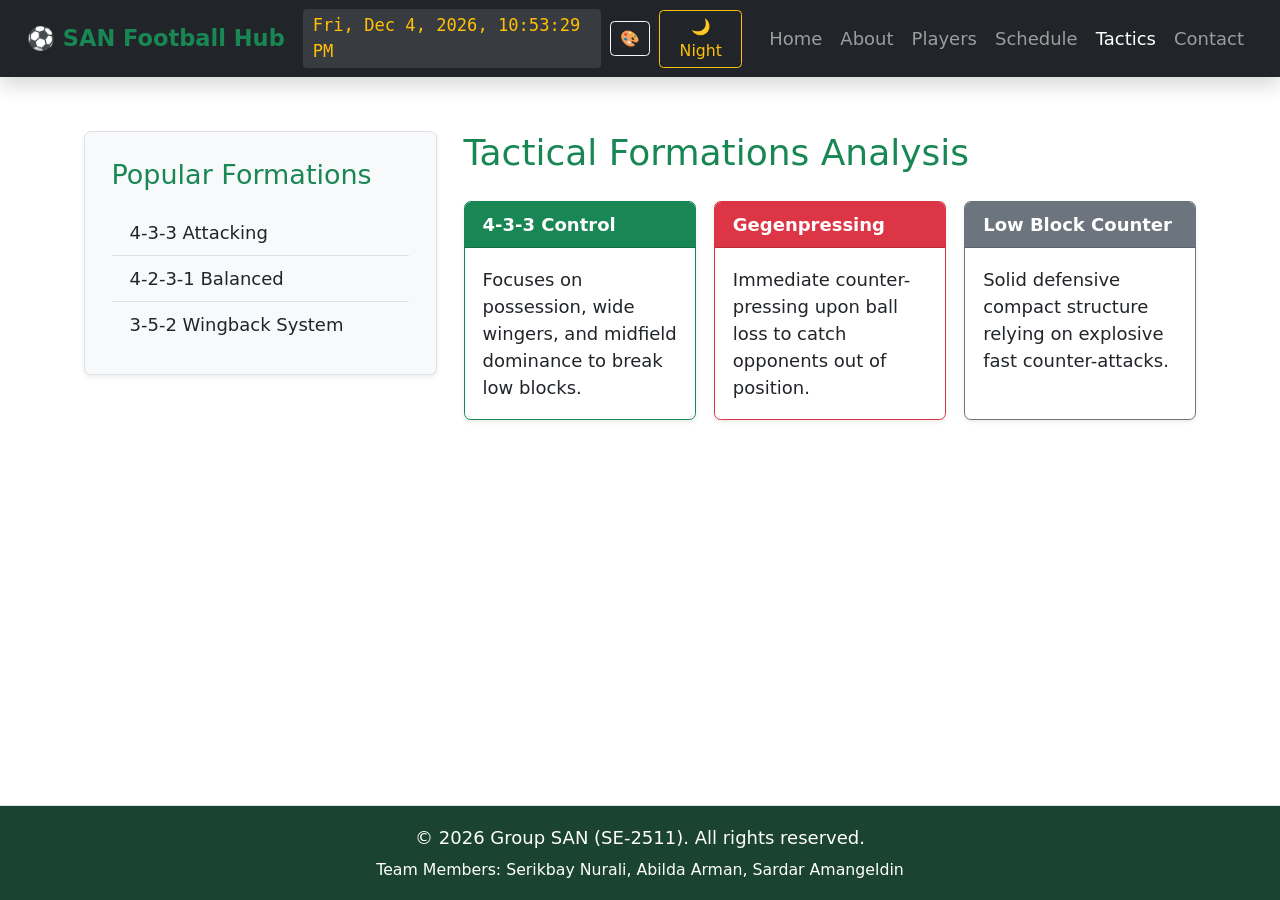
<file: tactics.html>
<!DOCTYPE html>
<html lang="en">
<head>
  <meta charset="UTF-8">
  <meta name="viewport" content="width=device-width, initial-scale=1.0">
  <title>SAN Football Hub - Tactics</title>
  <link href="https://cdn.jsdelivr.net/npm/bootstrap@5.3.2/dist/css/bootstrap.min.css" rel="stylesheet">
  <link rel="stylesheet" href="css/style.css">
</head>
<body class="d-flex flex-column min-vh-100">

  <nav class="navbar navbar-expand-lg navbar-dark bg-dark sticky-top shadow">
  <div class="container-fluid px-sm-2 px-md-4">
    <a class="navbar-brand fw-bold text-success" href="index.html">⚽ SAN Football Hub</a>
    
    <!-- Live Clock & Theme Toggle -->
    <div class="d-flex align-items-center ms-auto me-3 text-white">
      <span id="live-clock" class="me-2 text-warning"></span>
      <button id="bg-toggle-btn" class="btn btn-outline-light btn-sm" title="Change Background">🎨</button>
    </div>

    <button class="navbar-toggler" type="button" data-bs-toggle="collapse" data-bs-target="#navbarNav">
      <span class="navbar-toggler-icon"></span>
    </button>

      <div class="collapse navbar-collapse" id="navbarNav">
        <ul class="navbar-nav ms-auto mb-2 mb-lg-0">
          <li class="nav-item"><a class="nav-link" href="index.html">Home</a></li>
          <li class="nav-item"><a class="nav-link" href="about.html">About</a></li>
          <li class="nav-item"><a class="nav-link" href="players.html">Players</a></li>
          <li class="nav-item"><a class="nav-link" href="schedule.html">Schedule</a></li>
          <li class="nav-item"><a class="nav-link active" href="tactics.html">Tactics</a></li>
          <li class="nav-item"><a class="nav-link" href="contact.html">Contact</a></li>
        </ul>
      </div>
    </div>
  </nav>

  <div class="container my-4 my-lg-5 flex-grow-1">
    <div class="row g-4">
      <aside class="col-12 col-lg-4">
        <div class="p-4 bg-light border rounded shadow-sm">
          <h3 class="h4 text-success mb-3">Popular Formations</h3>
          <ul class="list-group list-group-flush">
            <li class="list-group-item bg-transparent">4-3-3 Attacking</li>
            <li class="list-group-item bg-transparent">4-2-3-1 Balanced</li>
            <li class="list-group-item bg-transparent">3-5-2 Wingback System</li>
          </ul>
        </div>
      </aside>

      <main class="col-12 col-lg-8">
        <h1 class="h2 mb-4 text-success">Tactical Formations Analysis</h1>
        <div class="row row-cols-1 row-cols-md-3 g-3">
          <div class="col">
            <div class="card h-100 shadow-sm border-success">
              <div class="card-header bg-success text-white fw-bold">4-3-3 Control</div>
              <div class="card-body">
                <p class="card-text">Focuses on possession, wide wingers, and midfield dominance to break low blocks.</p>
              </div>
            </div>
          </div>
          <div class="col">
            <div class="card h-100 shadow-sm border-danger">
              <div class="card-header bg-danger text-white fw-bold">Gegenpressing</div>
              <div class="card-body">
                <p class="card-text">Immediate counter-pressing upon ball loss to catch opponents out of position.</p>
              </div>
            </div>
          </div>
          <div class="col">
            <div class="card h-100 shadow-sm border-secondary">
              <div class="card-header bg-secondary text-white fw-bold">Low Block Counter</div>
              <div class="card-body">
                <p class="card-text">Solid defensive compact structure relying on explosive fast counter-attacks.</p>
              </div>
            </div>
          </div>
        </div>
      </main>
    </div>
  </div>

  <footer class="py-3 mt-auto text-center border-top">
    <div class="container">
      <p class="mb-1">&copy; 2026 Group SAN (SE-2511). All rights reserved.</p>
      <small class="text-light-50">Team Members: Serikbay Nurali, Abilda Arman, Sardar Amangeldin</small>
    </div>
  </footer>
  <script src="script.js"></script>
  <script src="https://cdn.jsdelivr.net/npm/bootstrap@5.3.2/dist/js/bootstrap.bundle.min.js"></script>
</body>
</html>
</file>
<file: css/style.css>
/* =========================================================
   ASSIGNMENT 3: MEDIA QUERIES & BOOTSTRAP OVERRIDES
   ========================================================= */


html {
  font-size: 14px; 
}

@media (min-width: 768px) {
  html {
    font-size: 16px; 
  }
}

@media (min-width: 1200px) {
  html {
    font-size: 18px; 
  }
}/* Task 2: Custom Accordion */
.custom-accordion-header {
  background-color: #212529;
  color: #fff;
  padding: 12px 20px;
  cursor: pointer;
  border-radius: 5px;
  margin-top: 10px;
  user-select: none;
  transition: background-color 0.2s ease;
}

.custom-accordion-header:hover {
  background-color: #198754;
}

.custom-accordion-content {
  max-height: 0;
  overflow: hidden;
  transition: max-height 0.3s ease-out;
  background-color: #f8f9fa;
  border-left: 3px solid #198754;
  padding: 0 15px;
}

.custom-accordion-content.active {
  padding: 15px;
}

/* Task 3: Modal Styles */
.custom-modal-overlay {
  position: fixed;
  top: 0;
  left: 0;
  width: 100%;
  height: 100%;
  background: rgba(0, 0, 0, 0.6);
  display: flex;
  justify-content: center;
  align-items: center;
  z-index: 1050;
}

.custom-modal-card {
  background: #fff;
  padding: 25px;
  border-radius: 8px;
  width: 90%;
  max-width: 450px;
  position: relative;
  box-shadow: 0 5px 15px rgba(0,0,0,0.3);
}

/* Task 5: Live Clock Display */
#live-clock {
  font-family: monospace;
  font-size: 0.95rem;
  background: rgba(255, 255, 255, 0.1);
  padding: 4px 10px;
  border-radius: 4px;
}


.custom-card-group {
  display: flex;
  flex-wrap: wrap;
  gap: 1.5rem;
}

.custom-card {
  background: #ffffff;
  border: 1px solid #dee2e6;
  border-radius: 8px;
  padding: 1.5rem;
  box-shadow: 0 4px 6px rgba(0, 0, 0, 0.05);
  
  flex: 0 0 100%;
}

@media (min-width: 768px) {
  .custom-card {
    
    flex: 0 0 calc(50% - 0.75rem);
  }
}

@media (min-width: 1200px) {
  .custom-card {
    
    flex: 0 0 calc(33.333% - 1rem);
  }
}


footer {
  background-color: #1b4332;
  color: #ffffff;
}


/* =====================================================================
   ASSIGNMENT 5 — additions
   WHERE TO PUT IT: paste at the very END of css/style.css
   ===================================================================== */

/* ---------- smooth theme change ---------- */
body {
  transition: background-color 0.4s ease, color 0.4s ease;
}

/* ---------- Day / Night theme (class toggled by JS) ---------- */
body.night-mode {
  background-color: #0f1418 !important;
  color: #e8eaed !important;
}
body.night-mode .bg-light,
body.night-mode .bg-white {
  background-color: #1b232b !important;
  color: #e8eaed !important;
  border-color: #2b3640 !important;
}
body.night-mode .text-muted {
  color: #9aa5b1 !important;
}
body.night-mode footer {
  color: #cfd6dd;
}

/* ---------- classes that replace inline styles ---------- */
.carousel-img {
  height: 350px;
  object-fit: cover;
}
.team-photo {
  height: 180px;
  object-fit: cover;
}
.player-avatar {
  width: 150px;
  height: 150px;
  object-fit: cover;
  border-radius: 50%;
}
.player-avatar-fallback {
  display: flex;
  align-items: center;
  justify-content: center;
  background: linear-gradient(135deg, #198754, #0d6efd);
  color: #fff;
  font-size: 2.5rem;
  font-weight: 700;
}

/* ---------- star rating ---------- */
.star-rating {
  display: inline-flex;
  gap: 4px;
  margin-bottom: 0.4rem;
}
.star {
  font-size: 1.7rem;
  line-height: 1;
  color: #c5c9cd;
  cursor: pointer;
  user-select: none;
  transition: color 0.2s ease, transform 0.2s ease;
}
.star.selected,
.star.hovered {
  color: #ffc107;
}
.star:focus-visible {
  outline: 2px solid #198754;
  border-radius: 4px;
}

/* ---------- cards ---------- */
.player-card,
.news-card {
  transition: transform 0.25s ease, box-shadow 0.25s ease;
}
.player-card:hover,
.news-card:hover {
  transform: translateY(-5px);
  box-shadow: 0 0.6rem 1.2rem rgba(0, 0, 0, 0.2) !important;
}

/* ---------- keyboard focus in the navbar ---------- */
.navbar .nav-link:focus-visible {
  outline: 2px solid #ffc107;
  outline-offset: 2px;
  border-radius: 4px;
}

/* ---------- goal counter ---------- */
.goal-pitch {
  background: #198754;
  border-radius: 0.5rem;
  padding: 0.5rem;
  overflow: hidden;
}
.goal-ball {
  display: inline-block;
  font-size: 2rem;
}

/* ---------- animations (triggered by JS adding a class) ---------- */
@keyframes fadeInUp {
  from { opacity: 0; transform: translateY(20px); }
  to   { opacity: 1; transform: translateY(0); }
}
.fade-in-up {
  animation: fadeInUp 0.5s ease both;
}

@keyframes starPop {
  0%   { transform: scale(1); }
  50%  { transform: scale(1.7) rotate(15deg); }
  100% { transform: scale(1); }
}
.star-pop {
  animation: starPop 0.4s ease;
}

@keyframes shake {
  0%, 100% { transform: translateX(0); }
  20%, 60% { transform: translateX(-8px); }
  40%, 80% { transform: translateX(8px); }
}
.shake {
  animation: shake 0.45s ease;
}

@keyframes ballKick {
  0%   { transform: translateX(0) translateY(0) rotate(0deg); }
  35%  { transform: translateX(60px) translateY(-45px) rotate(200deg); }
  70%  { transform: translateX(-60px) translateY(0) rotate(400deg); }
  100% { transform: translateX(0) translateY(0) rotate(720deg); }
}
.ball-kick {
  animation: ballKick 0.8s ease;
}

/* respect users who turn animations off */
@media (prefers-reduced-motion: reduce) {
  .fade-in-up, .star-pop, .shake, .ball-kick {
    animation: none;
  }
}
</file>
